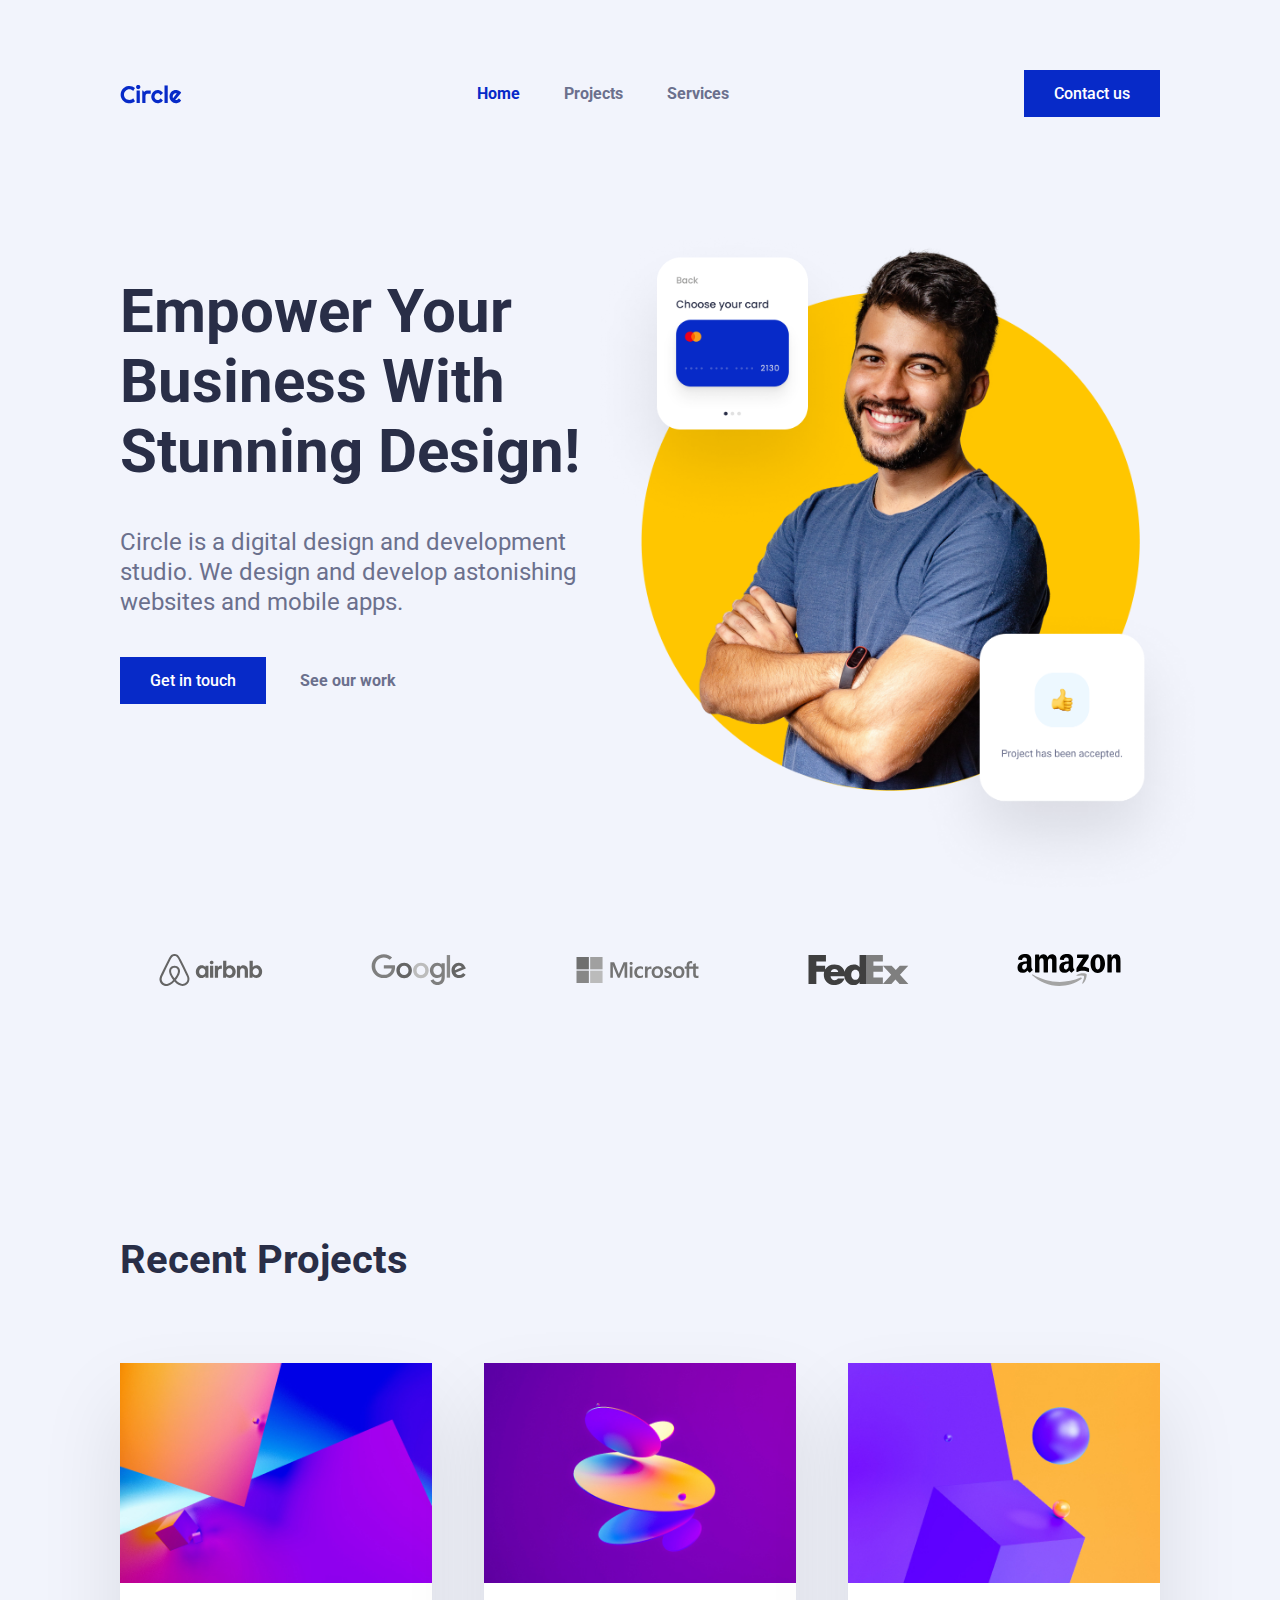
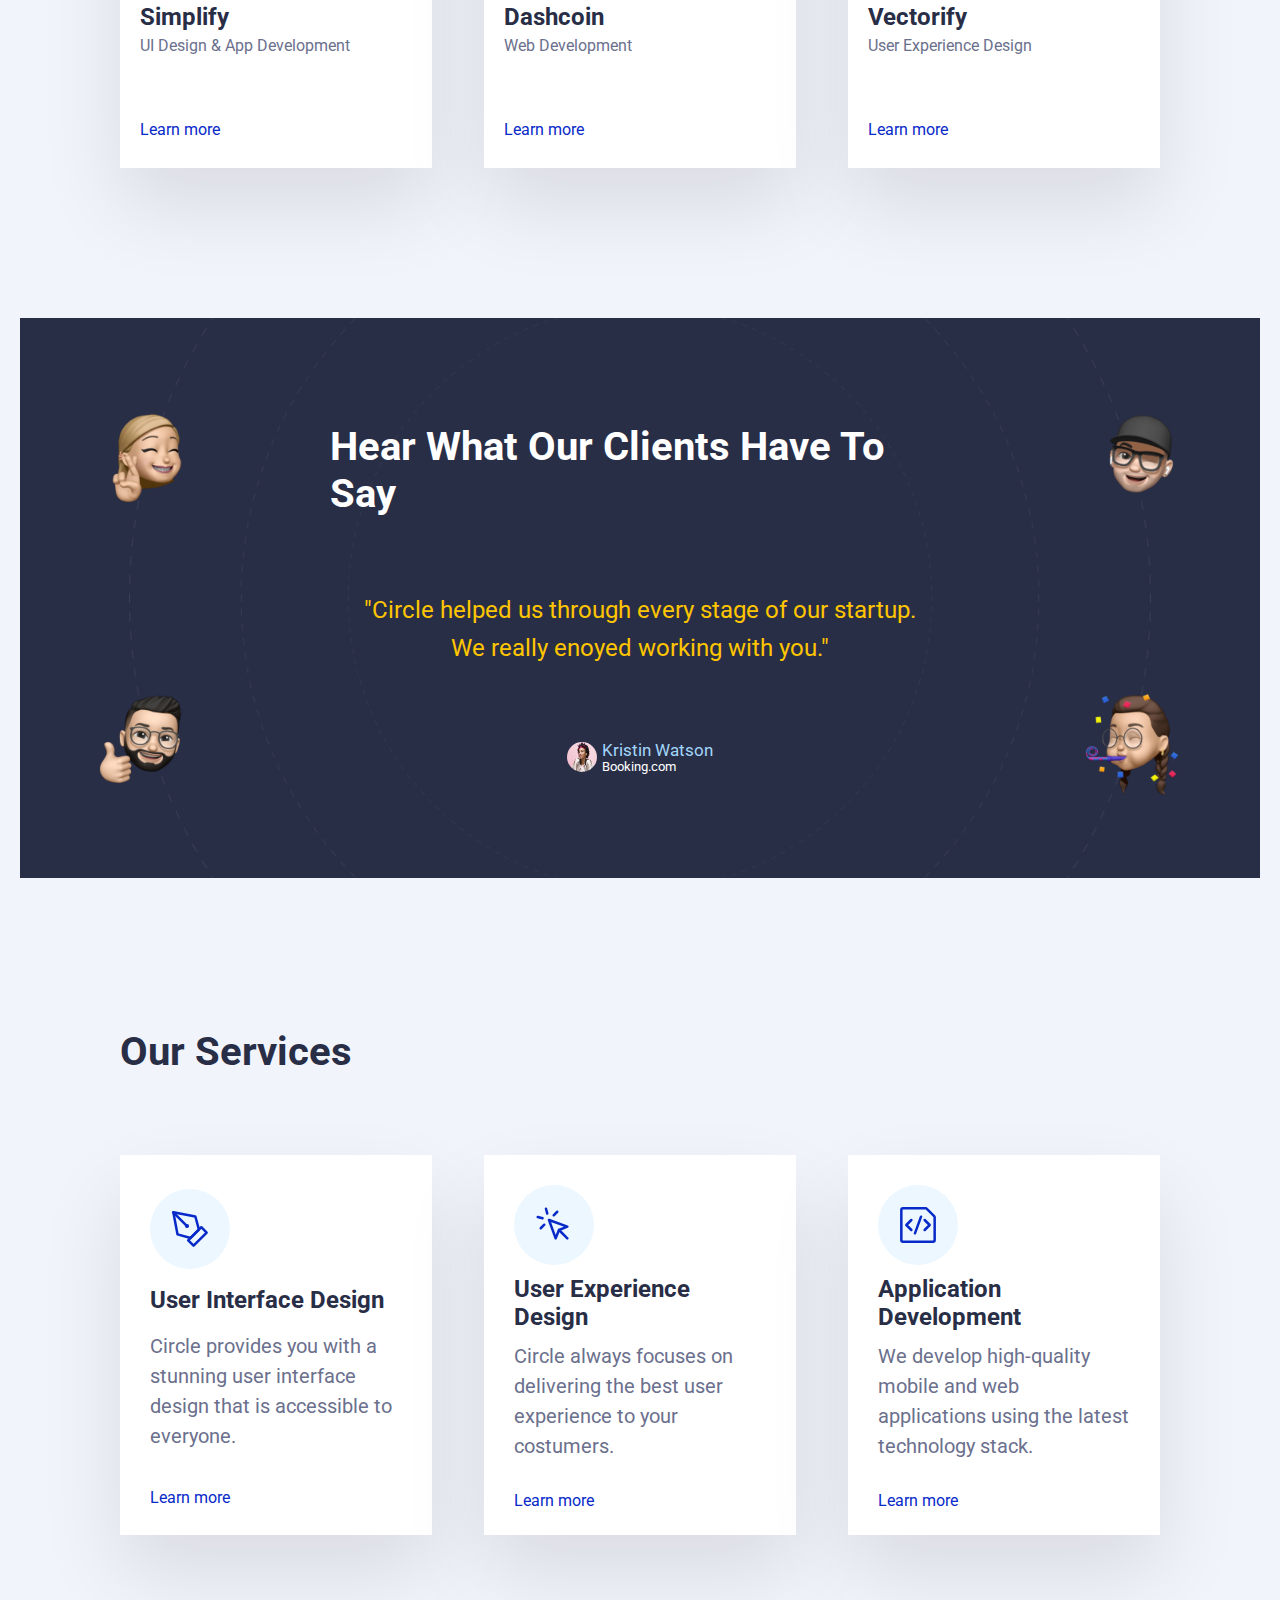
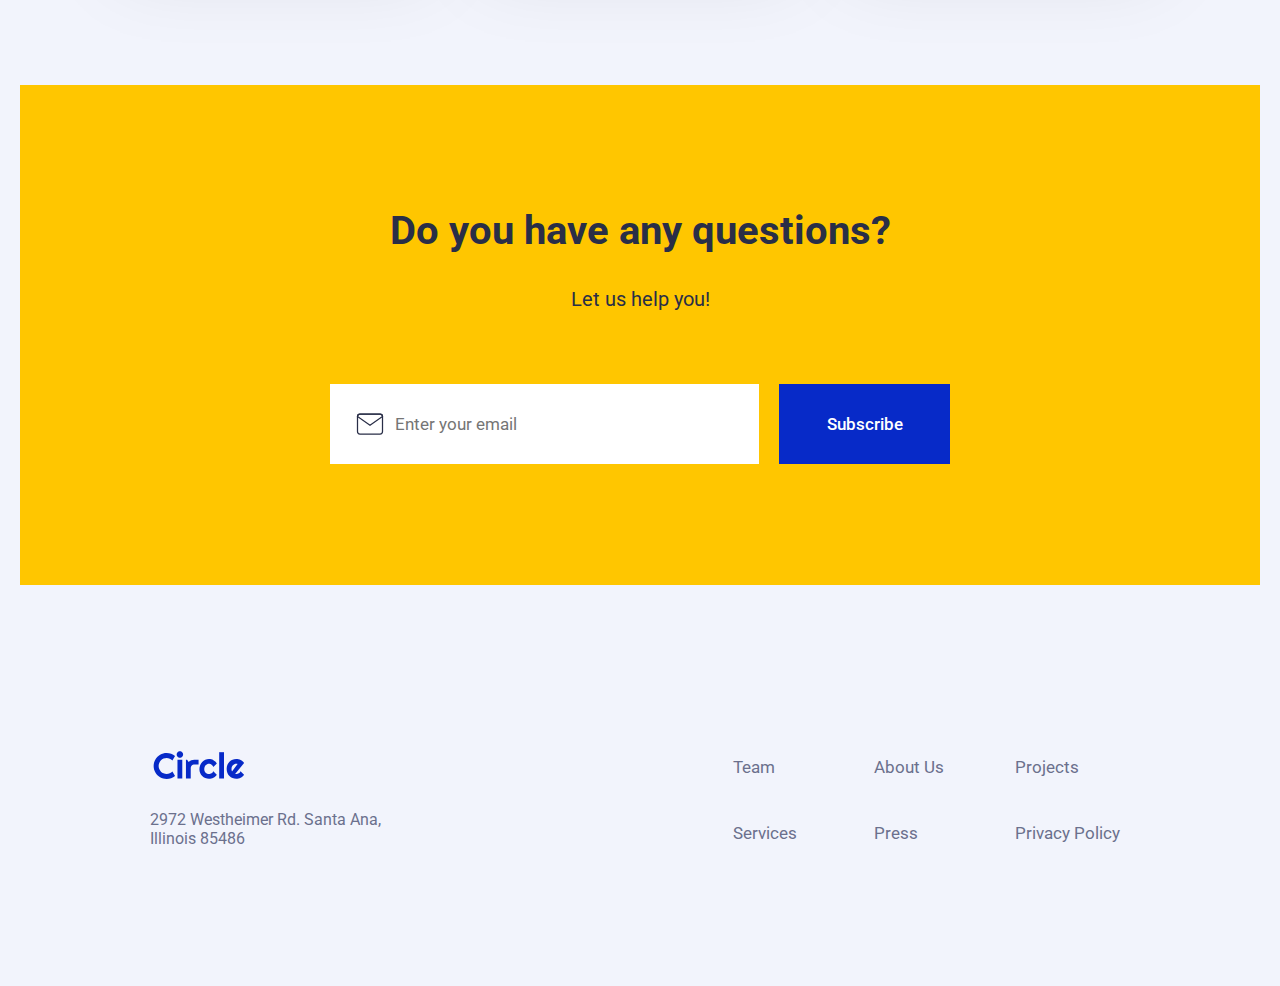
<file: index.html>
<!DOCTYPE html>
<html lang="en">
  <head>
    <meta charset="UTF-8" />
    <meta http-equiv="X-UA-Compatible" content="IE=edge" />
    <meta name="viewport" content="width=device-width, initial-scale=1.0" />
    <title>Midterm project - Home</title>
    <link rel="stylesheet" href="styles.css" />
  </head>

  <body>
    <nav id="navbar">
      <img class="navbar-logo" src="images\logos\circle.svg" alt="circle logo">
      <div class="navbar-links">
        <ul class="navbar-container">
          <li><a id="home-link" href="#">Home</a></li>
          <li><a href="#recent-projects">Projects</a></li>
          <li><a href="#services-section">Services</a></li>
        </ul>
      </div>
      <button onclick="window.location.href='/contact_us_page/contact_us_page.html';" class="btn navbar-btn">Contact us</button>
    </nav>

    <!-- SECTION 1: HERO SECTION-->
    <section id="hero-section">
      <div class="hero-section-text">
        <h1>Empower Your Business With Stunning Design!</h1>
        <p>Circle is a digital design and development studio.
            We design and develop astonishing websites and mobile apps.</p>
        <div class="btn-link-hero-section">
          <button class="btn">Get in touch</button>
          <a href="">See our work</a>
        </div>
      </div>
      <div class="hero-section-img">
        <img class="hero-img" src="images\hero-section\hero-image.png" alt="hero image">
        <img class="hero-card hero-card-top" src="images\hero-section\card-1.png" alt="card 1">
        <img class="hero-card hero-card-bottom" src="images\hero-section\card-2.png" alt="card 2">
      </div>
    </section>

    <!-- SECTION 2: PARTNERS-->
    <section>
      <div class="partners-logos">
        <img src="images\logos\airbnb-logo.svg" alt="airbnb logo">
        <img src="images\logos\google-logo.svg" alt="google logo">
        <img src="images\logos\microsoft-logo.svg" alt="microsoft logo">
        <img src="images\logos\fedex-logo.svg" alt="fedex logo">
        <img src="images\logos\amazon-logo.svg" alt="amazon logo">
      </div>
    </section>

    <!-- SECTION 3: RECENT PROJECTS-->
    <section id="recent-projects">
      <div>
        <h3>Recent Projects</h3>
      </div>
      <div class="recent-projects-container">
        <article class="project-card">
          <img src="images\projects-section\1.jpg" alt="project 1">
          <div>
            <h4>Simplify</h4>
            <p>UI Design & App Development</p>
            <a href="/project_page/project_page.html?title=Simplify">Learn more</a>
          </div>
        </article>
        <article class="project-card">
          <img src="images\projects-section\2.jpg" alt="project 2">
          <div>
            <h4>Dashcoin</h4>
            <p>Web Development</p>
            <a id="middle-web-development-card-link" href="/project_page/project_page.html?title=Dashcoin">Learn more</a>
          </div>
        </article>
        <article class="project-card">
          <img src="images\projects-section\3.jpg" alt="project 3">
          <div>
            <h4>Vectorify</h4>
            <p>User Experience Design</p>
            <a href="/project_page/project_page.html?title=Vectorify">Learn more</a>
          </div>
        </article>
      </div>
    </section>

    <!-- SECTION 4: TESTIMONIAL SECTION-->
    <section id="testimonial-section">
      <div class="testimonial-container">
        <div class="testimonial-container-left">
          <img class="testimonial-img-left" src="images\testimonial-section\memoji-1.png" alt="emoji 1">
          <img class="testimonial-img-left" src="images\testimonial-section\memoji-3.png" alt="emoji 3">
        </div>
        <div class="testimonial-container-center">
          <h3>Hear What Our Clients Have To Say</h3>
          <p>"Circle helped us through every stage of our startup.<br>We really enoyed working with you."</p>
          <div class="testimonial-container-pfp">
            <img class="testimonial-pfp" src="images\testimonial-section\profile.png" alt="pfp">
            <div class="testimonial-container-pfp-text">
              <p>Kristin Watson</p>
              <a href="">Booking.com</a>
            </div>
          </div>
        </div>
        <div class="testimonial-container-right">
          <img class="testimonial-img-right" src="images\testimonial-section\memoji-2.png" alt="emoji 2">
          <img class="testimonial-img-right" src="images\testimonial-section\memoji-4.png" alt="emoji 4">
        </div>
      </div>
    </section>

    <!-- SECTION 5: SERVICES SECTION-->
    <section id="services-section">
      <div class="services-title">
        <h3>Our Services</h3>
      </div>
      <div class="services-container">
        <article class="services-card">
          <div>
            <div class="services-icon-bg">
              <img src="images\services-section\icons\1.svg" alt="icon 1">
            </div>
          </div>
          <h4>User Interface Design</h4>
          <p>Circle provides you with a stunning user interface design that is accessible to everyone.</p>
          <a href="">Learn more</a>
        </article>
        <article class="services-card">
          <div>
            <div class="services-icon-bg">
              <img src="images\services-section\icons\2.svg" alt="icon 2">
            </div>
          </div>
          <h4>User Experience Design</h4>
          <p id="services-middle-p">Circle always focuses on delivering the best user experience to your costumers.</p>
          <a href="">Learn more</a>
        </article>
        <article class="services-card">
          <div>
            <div class="services-icon-bg">
              <img src="images\services-section\icons\3.svg" alt="icon 3">
            </div>
          </div>
          <h4>Application Development</h4>
          <p>We develop high-quality mobile and web applications using the latest technology stack.</p>
          <a href="">Learn more</a>
        </article>
      </div>
    </section>

    <!-- SECTION 6: CTA SECTION-->
    <section>
      <div class="cta-container">
        <h3>Do you have any questions?</h3>
        <p>Let us help you!</p>
        <div class="cta-form-container">
          <form action="get" method="get">
            <input type="email" placeholder="Enter your email">
            <label for="email"></label>
            <button class="btn btn-cta">Subscribe</button>
          </form>
        </div>
      </div>
    </section>

    <!-- SECTION 7: FOOTER-->
    <footer class="footer-container">
      <div class="footer-left">
        <img src="images\logos\circle.svg" alt="circle logo">
        <p>2972 Westheimer Rd. Santa Ana,<br>Illinois 85486</p>
      </div>
      <div class="footer-links">
        <ul class="footer-links-list">
          <li><a href="">Team</a></li>
          <li><a id="footer-services-link" href="#services-section">Services</a></li>
          <li><a href="">About Us</a></li>
          <li><a id="footer-press-link" href="">Press</a></li>
          <li><a href="#recent-projects">Projects</a></li>
          <li><a id="footer-privacy-link" href="">Privacy Policy</a></li>
        </ul>
      </div>
    </footer>

  </body>
</html>
</file>
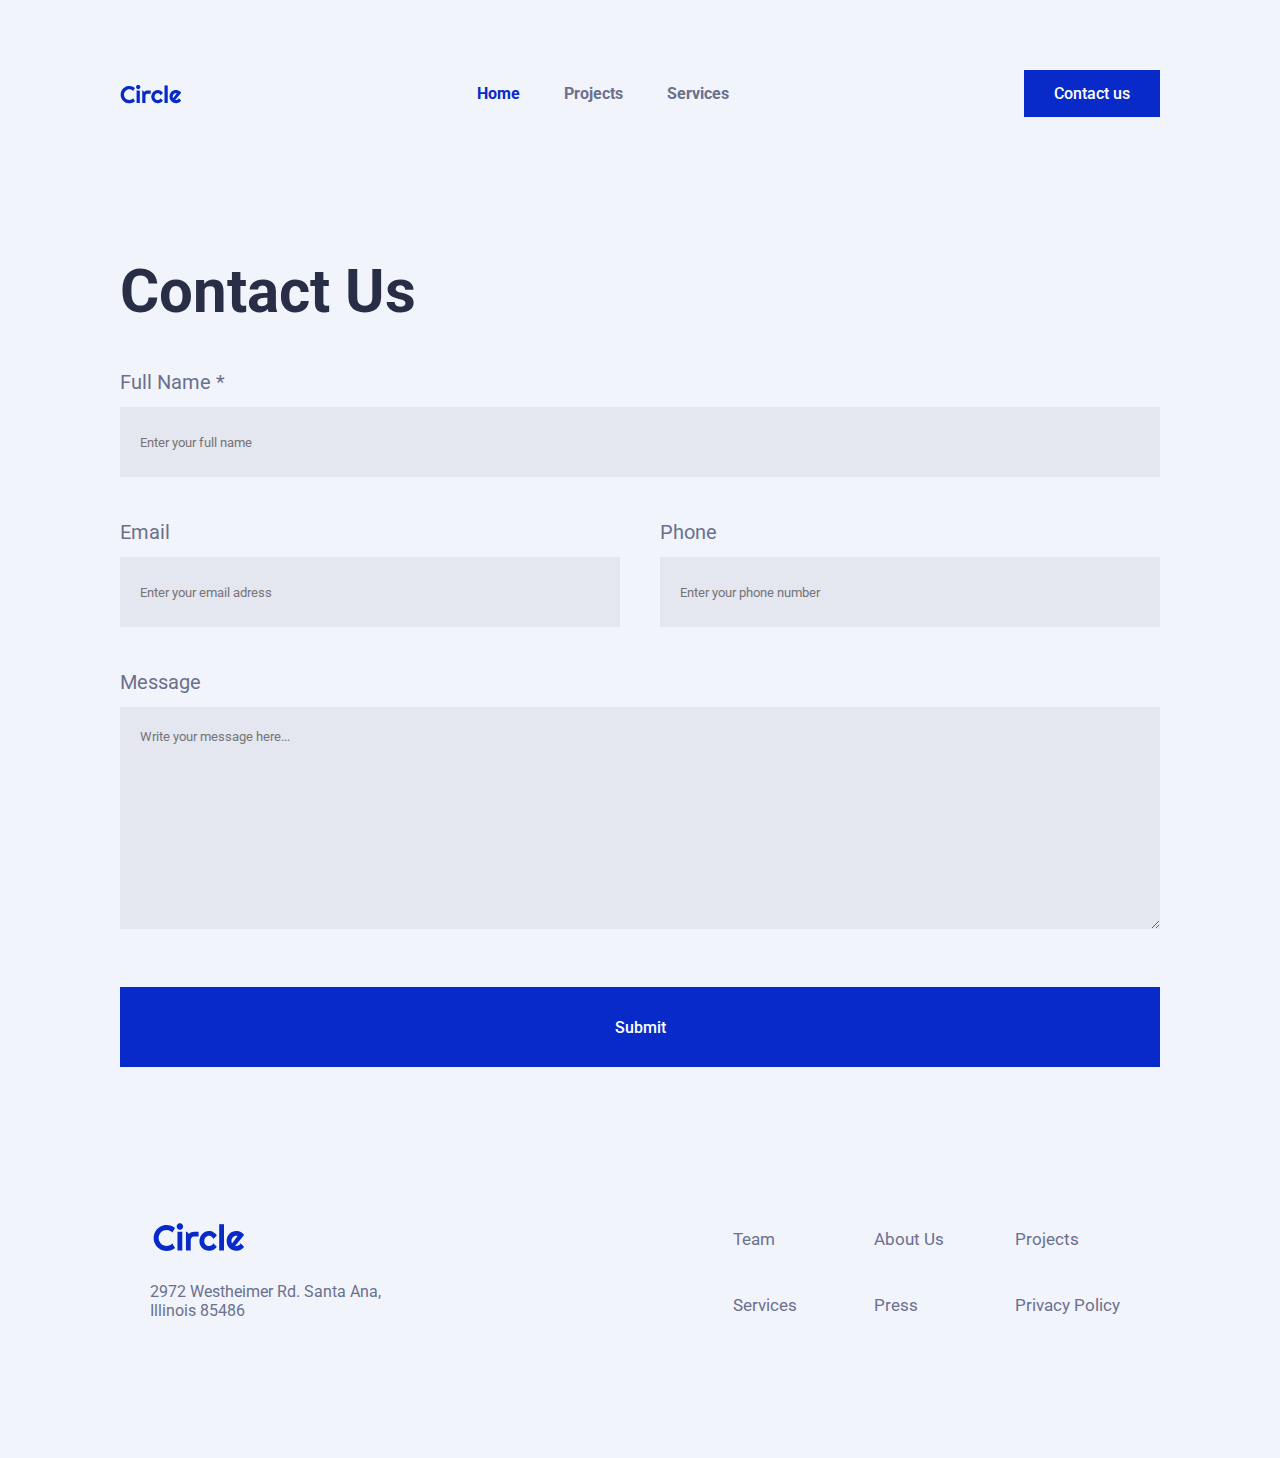
<file: contact_us_page/contact_us_page.html>
<!DOCTYPE html>
<html lang="en">
  <head>
    <meta charset="UTF-8" />
    <meta http-equiv="X-UA-Compatible" content="IE=edge" />
    <meta name="viewport" content="width=device-width, initial-scale=1.0" />
    <title>Midterm project - Contact Us Page</title>
    <link rel="stylesheet" href="../styles.css" />
    <script src="./contact.js"></script>
  </head>

  <body>
    <nav id="navbar">
      <img
        class="navbar-logo"
        src="../images/logos/circle.svg"
        alt="circle logo"
      />
      <div class="navbar-links">
        <ul class="navbar-container">
          <li><a id="home-link" href="../index.html">Home</a></li>
          <li><a href="../index.html#recent-projects">Projects</a></li>
          <li><a href="../index.html#services-section">Services</a></li>
        </ul>
      </div>
      <button onclick="window.location.href='/contact_us_page/contact_us_page.html';" class="btn navbar-btn">Contact us</button>
    </nav>

    <!-- SECTION 10: CONTACT US-->
    <section>
      <div class="contact-us-container">
        <h1>Contact Us</h1>
        <div>
          <form class="form-contact-us">
            <label class="fname" for="name">Full Name *</label>
            <input
              class="fname-input"
              type="text"
              placeholder="Enter your full name"
            />
            <label class="email" for="email">Email</label>
            <input
              class="email-input"
              type="email"
              placeholder="Enter your email adress"
            />
            <label class="phone" for="phone">Phone</label>
            <input
              class="phone-input"
              type="number"
              placeholder="Enter your phone number"
            />
            <label class="message" for="message">Message</label>
            <textarea
              class="message-input"
              name="message"
              placeholder="Write your message here..."
            ></textarea>
            <button type="button" class="btn btn-contact">Submit</button>
          </form>
        </div>
      </div>
    </section>

    <!-- SECTION 7: FOOTER 3-->
    <footer class="footer-container">
      <div class="footer-left">
        <img src="../images/logos/circle.svg" alt="circle logo" />
        <p>2972 Westheimer Rd. Santa Ana,<br />Illinois 85486</p>
      </div>
      <div class="footer-links">
        <ul class="footer-links-list">
          <li><a href="">Team</a></li>
          <li><a href="#services-section">Services</a></li>
          <li><a href="">About Us</a></li>
          <li><a href="">Press</a></li>
          <li><a href="#recent-projects">Projects</a></li>
          <li><a href="">Privacy Policy</a></li>
        </ul>
      </div>
    </footer>
  </body>
</html>
</file>
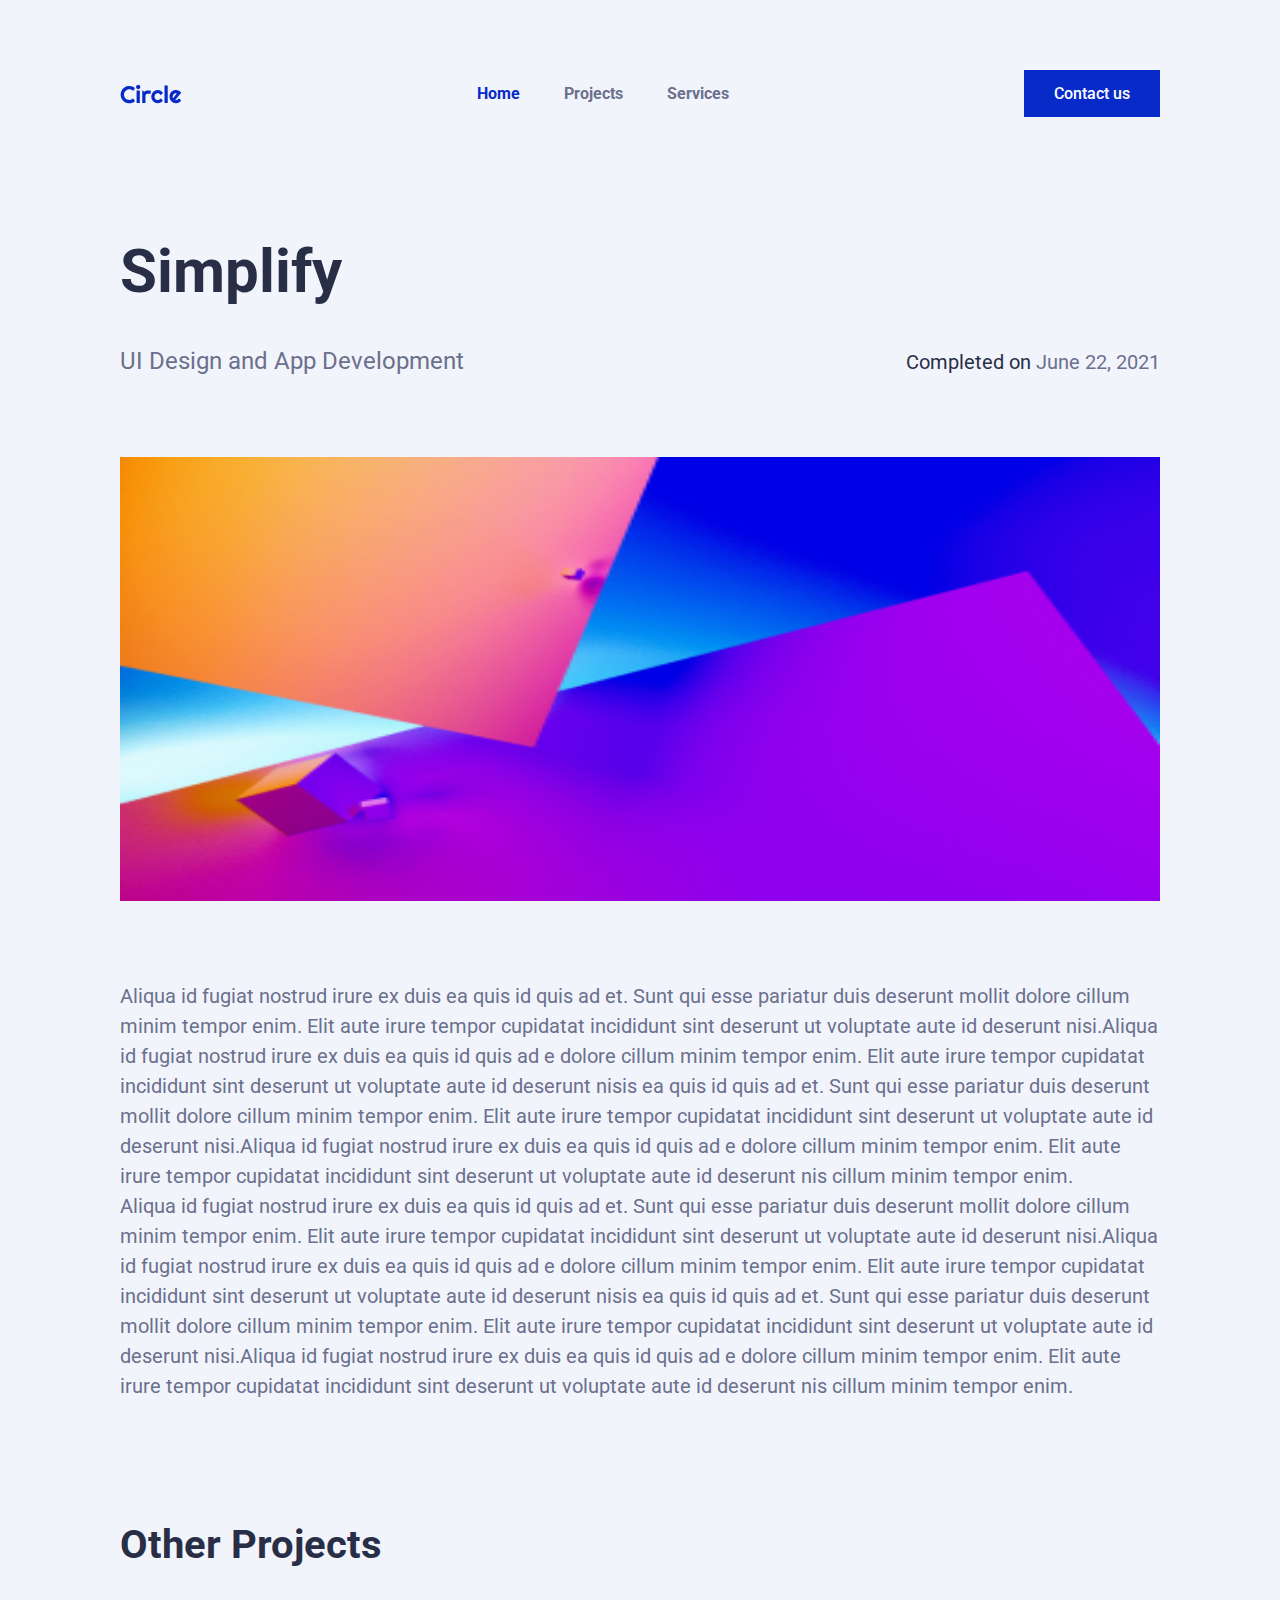
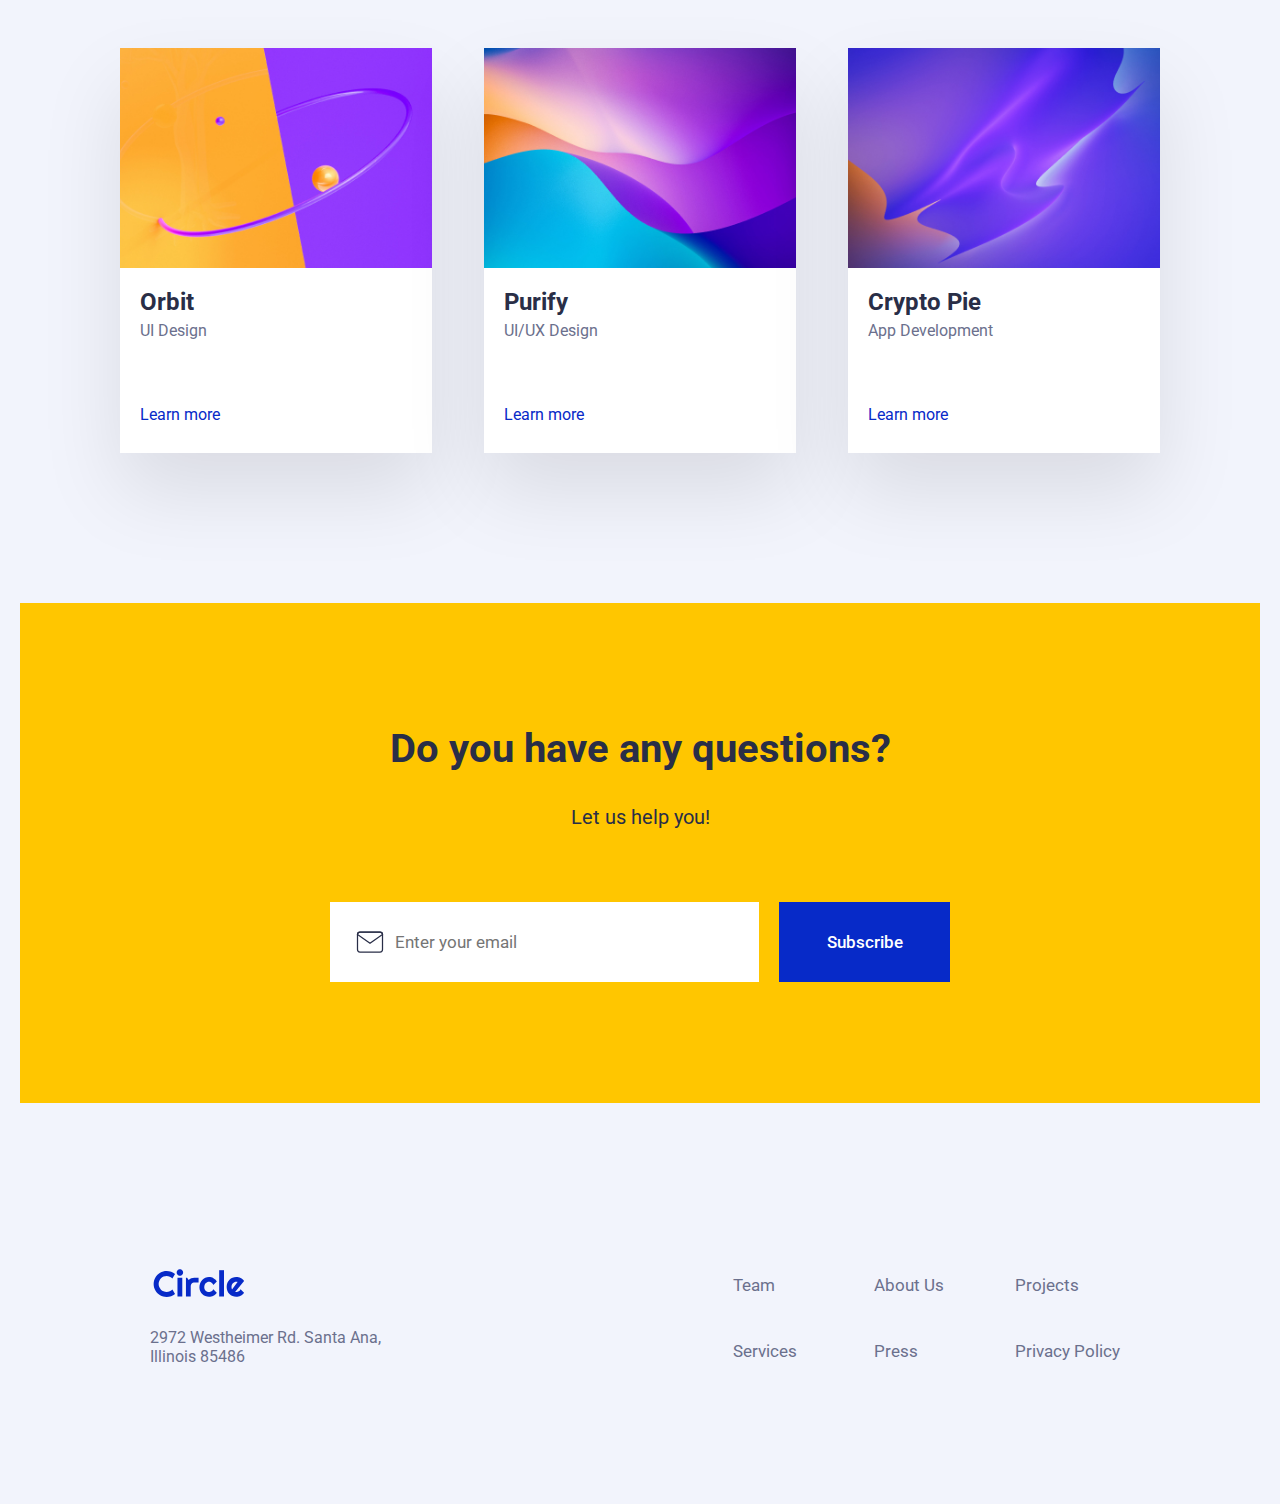
<file: project_page/project_page.html>
<!DOCTYPE html>
<html lang="en">
  <head>
    <meta charset="UTF-8" />
    <meta http-equiv="X-UA-Compatible" content="IE=edge" />
    <meta name="viewport" content="width=device-width, initial-scale=1.0" />
    <title>Midterm project - Project Page</title>
    <link rel="stylesheet" href="../styles.css" />
  </head>

  <body>
    <nav id="navbar">
      <img class="navbar-logo" src="../images/logos/circle.svg" alt="circle logo">
      <div class="navbar-links">
        <ul class="navbar-container">
          <li><a id="home-link" href="../index.html">Home</a></li>
          <li><a href="../index.html#recent-projects">Projects</a></li>
          <li><a href="../index.html#services-section">Services</a></li>
        </ul>
      </div>
      <button onclick="window.location.href='/contact_us_page/contact_us_page.html';" class="btn navbar-btn">Contact us</button>
    </nav>

    <!-- SECTION 8: PROJECT-->
    <section>
      <div class="project-container">
        <h1 class="project-title">Simplify</h1>
        <div class="project-subtitle-container">
          <p class="project-subtitle">UI Design and App Development</p>
          <p class="project-subtitle-completed">Completed on <span>June 22, 2021</span></p>
        </div>
        <div class="project-img-big-container">
          <img class="project-img-big" src="../images/projects-section/1.jpg" alt="project 1 big">
        </div>
        <div class="project-explanation">
          <p class="project-explanation-first-p">
            Aliqua id fugiat nostrud irure ex duis ea quis id quis ad et. Sunt qui esse pariatur duis deserunt mollit dolore cillum minim tempor enim. Elit aute irure tempor cupidatat incididunt sint deserunt ut voluptate aute id deserunt nisi.Aliqua id fugiat nostrud irure ex duis ea quis id quis ad e dolore cillum minim tempor enim. Elit aute irure tempor cupidatat incididunt sint deserunt ut voluptate aute id deserunt nisis ea quis id quis ad et. Sunt qui esse pariatur duis deserunt mollit dolore cillum minim tempor enim. Elit aute irure tempor cupidatat incididunt sint deserunt ut voluptate aute id deserunt nisi.Aliqua id fugiat nostrud irure ex duis ea quis id quis ad e dolore cillum minim tempor enim. Elit aute irure tempor cupidatat incididunt sint deserunt ut voluptate aute id deserunt nis cillum minim tempor enim.
          <br>
            Aliqua id fugiat nostrud irure ex duis ea quis id quis ad et. Sunt qui esse pariatur duis deserunt mollit dolore cillum minim tempor enim. Elit aute irure tempor cupidatat incididunt sint deserunt ut voluptate aute id deserunt nisi.Aliqua id fugiat nostrud irure ex duis ea quis id quis ad e dolore cillum minim tempor enim. Elit aute irure tempor cupidatat incididunt sint deserunt ut voluptate aute id deserunt nisis ea quis id quis ad et. Sunt qui esse pariatur duis deserunt mollit dolore cillum minim tempor enim. Elit aute irure tempor cupidatat incididunt sint deserunt ut voluptate aute id deserunt nisi.Aliqua id fugiat nostrud irure ex duis ea quis id quis ad e dolore cillum minim tempor enim. Elit aute irure tempor cupidatat incididunt sint deserunt ut voluptate aute id deserunt nis cillum minim tempor enim.
          </p>
        </div>
      </div>
    </section>
    
    <!-- SECTION 9: OTHER PROJECTS-->
    <section id="recent-projects">
      <div class="recent-projects-title">
        <h3>Other Projects</h3>
      </div>
      <div class="recent-projects-container">
        <article class="project-card">
          <img src="../images/projects-section/4.jpg" alt="project 4">
          <div>
            <h4>Orbit</h4>
            <p>UI Design</p>
            <a href="">Learn more</a>
          </div>
        </article>
        <article class="project-card">
          <img src="../images/projects-section/5.jpg" alt="project 5">
          <div>
            <h4>Purify</h4>
            <p>UI/UX Design</p>
            <a href="">Learn more</a>
          </div>
        </article>
        <article class="project-card">
          <img src="../images/projects-section/6.jpg" alt="project 6">
          <div>
            <h4>Crypto Pie</h4>
            <p>App Development</p>
            <a href="">Learn more</a>
          </div>
        </article>
      </div>
    </section>

    <!-- SECTION 6: CTA SECTION 2-->
    <section>
      <div class="cta-container">
        <h3>Do you have any questions?</h3>
        <p>Let us help you!</p>
        <div class="cta-form-container">
          <form action="get" method="get">
            <input type="email" placeholder="Enter your email">
            <label for="email"></label>
            <button class="btn btn-cta">Subscribe</button>
          </form>
        </div>
      </div>
    </section>
  
    <!-- SECTION 7: FOOTER 2-->
    <footer class="footer-container">
      <div class="footer-left">
        <img src="../images/logos/circle.svg" alt="circle logo">
        <p>2972 Westheimer Rd. Santa Ana,<br>Illinois 85486</p>
      </div>
      <div class="footer-links">
        <ul class="footer-links-list">
          <li><a href="">Team</a></li>
          <li><a href="#services-section">Services</a></li>
          <li><a href="">About Us</a></li>
          <li><a href="">Press</a></li>
          <li><a href="#recent-projects">Projects</a></li>
          <li><a href="">Privacy Policy</a></li>
        </ul>
      </div>
    </footer>
    <script src="./projects.js"></script>

  </body>
</html>
</file>
<file: styles.css>
@import url('https://fonts.googleapis.com/css2?family=Roboto&display=swap');
* {
    margin: 0;
    padding: 0;
    font-family: "Roboto";
    font-weight: 400;
}
body {
    color: #292E47;
    background-color: #f2f4fc;
}

/* Media query for screens bigger than 769px - LAPTOP */
@media screen and (max-width:2400px) {
h1 {
    font-size: 60px;
    font-weight: bold;
    font-weight: 700;
    line-height: 70px;
}
h2 {
    font-size: 50px;
    font-weight: bold;
}
h3 {
    font-size: 40px;
    font-weight: bold;
}
h4 {
    font-size: 24px;
    font-weight: bold;
}

/* NAVIGATION BAR - LAPTOP */
#navbar {
    width: 100%;
    display: flex;
    align-items: center;
    flex-direction: row;
    justify-content: space-between;
    margin-top: 70px;
}
.navbar-logo {
    margin-left: 120px;
}
.navbar-links {
    width: 50%;
    display: flex;
    justify-content: center;
}
.navbar-links li {
    display: inline-block;
    margin: 0 10px;
    text-align: center;
}
.navbar-links a {
    color: #6B708D;
    text-decoration: none;
    display: block;
    padding: 10px;
    font-weight: bold;
}
#home-link {
    color: #072AC8;
}
.btn {
    background-color: #072AC8;
    color: white;
    border: none;
    text-decoration: none;
    white-space: nowrap;
    padding: 14px 30px;
    font-weight: 500;
    text-align: center;
    font-size: 16px;
}
.navbar-btn {
    margin-right: 120px;
}

/* SECTION 1: HERO SECTION - LAPTOP */
#hero-section {
    margin: 120px;
    display: flex;
    flex-direction: row;
}
#hero-section div {
    width: 70%;
}
.hero-section-text h1 {
    margin-top: 40px;
}
.hero-section-text p {
    color: #6B708D;
    font-size: 24px;
    line-height: 30px;
    margin: 40px 10px 40px 0;
}
.hero-section-text a {
    color: #6B708D;
    text-decoration: none;
    font-weight: bold;
    margin-left: 30px;
}
.hero-section-img {
    position: relative;
}
.hero-img {
    width: 500px;
    position: absolute;
    z-index: 1;
}
.hero-card {
    width: 300px;
    position: absolute;
    z-index: 2;
}
.hero-card-top {
    top: -17px;
    left: -58px;
}
.hero-card-bottom {
    top: 363px;
    left: 272px;
}

/* SECTION 2: PARTNERS - LAPTOP */
.partners-logos {
    margin: 250px 50px;
    display: flex;
    flex-direction: row;
    justify-content: space-evenly;
    filter: grayscale(1);
}

/* SECTION 3: RECENT PROJECTS - LAPTOP */
#recent-projects {
    margin: 120px;
}
.recent-projects-container {
    margin: 80px 0;
    display: flex;
    flex-direction: row;
    justify-content: space-between;
    position: relative;
}
.project-card {
    max-width: 30%;
    display: flex;
    justify-content: space-around;
    flex-direction: column;
    box-shadow: 0px 38.7755px 77.551px rgba(0, 0, 0, 0.1);
}
.project-card img {
    max-width: 100%;
}
.recent-projects-container div {
    background-color: white;
    height: 185px;
}
.recent-projects-container h4 {
    padding: 20px 20px 0px 20px;
}
.recent-projects-container p {
    padding: 5px 20px;
    color:#6B708D
}
.recent-projects-container a {
    padding: 60px 30px 10px 20px;
    position: absolute;
    text-decoration: none;
    color: #072AC8
}

/* SECTION 4: TESTIMONIAL SECTION - LAPTOP */
#testimonial-section {
    margin: 150px 20px;
}
.testimonial-container {
    background-color: #292E47;
    background-image: url("./images/testimonial-section/orbit.png");
    background-repeat: no-repeat;
    background-size: cover;
    background-position: center;
    display: flex;
    flex-direction: row;
    justify-content: space-around;
}
.testimonial-container-left img, .testimonial-container-right img{
    width: 120px;
    display: flex;
    align-items: center;
}
.testimonial-pfp {
    border-radius: 50%;
    height: 30px;
    width: 30px;
    margin-right: 5px;
}
.testimonial-container h3 {
    color: white;
    font-weight: 700;
    line-height: 47px;
}
.testimonial-container-center p {
    color: #FFC600;
    text-align: center;
    font-size: 24px;
    line-height: 160%;
}
.testimonial-container-pfp p {
    font-size: 17px;
    line-height: 100%;
    color: #A2D6F9;
}
.testimonial-container a {
    font-size: 13px;
    line-height: 15px;
    color: white;
    text-decoration: none;
}
.testimonial-container-left {
    padding: 0 20px;
    max-width: 25%;
}
.testimonial-img-left, .testimonial-img-right {
    padding: 80px 0px;
}
.testimonial-container-right {
    padding: 0 20px;
    max-width: 25%;
}
.testimonial-container-center {
    padding: 30px 20px;
    max-width: 50%;
    display: flex;
    flex-direction: column;
    align-items: center;
    justify-content: space-evenly;
}
.testimonial-container-pfp {
    display: flex;
    flex-direction: row;
} 
.testimonial-container-pfp-text {
    display: flex;
    flex-direction: column;
    justify-content: center;
} 

/* SECTION 5: SERVICES SECTION - LAPTOP */
#services-section {
    margin: 120px;
}
.services-container {
    display: flex;
    flex-direction: row;
    justify-content: space-between;
    position: relative;
    align-items: center;
    margin: 80px 0;
}
.services-card {
    display: flex;
    justify-content: space-around;
    flex-direction: column;
    background-color: white;
    max-width: 30%;
    height: 380px;
    box-shadow: 0px 38.7755px 77.551px rgba(0, 0, 0, 0.1);
}
.services-icon-bg {
    border-radius: 50%;
    width: 80px;
    height: 80px;
    background-color: #ECF7FF;
    display: flex;
    justify-content: center;
    align-items: center;
    margin: 25px 0 0 30px;
}
.services-card h4 {
    padding: 0 30px;
    line-height: 28px;
}
.services-card p {
    padding: 0 30px;
    color:#6B708D;
    font-size: 20px;
    line-height: 150%;
}
.services-card a {
    padding: 20px 30px;
    text-decoration: none;
    color: #072AC8
}

/* SECTION 6: CTA SECTION - LAPTOP */
.cta-container {
    background-color: #FFC600;
    display: flex;
    flex-direction: column;
    align-items: center;
    justify-content: center;
    height: 500px;
    margin: 150px 20px;
}
.cta-container h3 {
    color: #292E47;
    font-weight: 700;
    line-height: 47px;
}
.cta-container p {
    color: #292E47;
    font-weight: 400;
    font-size: 20px;
    line-height: 150%;
    margin: 30px 0;
}
.cta-form-container {
    width: 50%;
}
.cta-container form {
    display: flex;
    flex-direction: row;
    margin-top: 40px;
}
.cta-container input {
    width: 100%;
    height: 80px;
    border: 0px;
    background-image: url("./images/newsletter/icon/mail.svg");
    background-repeat: no-repeat;
    background-position: 25px;
    margin-right: 10px;
    padding-left: 65px;
    font-weight: 400;
    font-size: 17px;
    line-height: 150%;
    color: #292E47;
}
.btn-cta {
    height: 80px;
    width: 40%;
    margin-left: 10px;
    font-weight: 500;
    font-size: 17px;
    line-height: 130%;
}

/* SECTION 7: FOOTER - LAPTOP */
.footer-container {
    display: flex;
    flex-direction: row;
    justify-content: space-between;
    margin: 120px 150px;
}
.footer-left {
    max-width: 50%;
    display: flex;
    flex-direction: column;
}
.footer-links {
    max-width: 50%;
    margin-left: 150px;
}
.footer-links-list {
    column-count: 3;
}
.footer-links a {
    color: #6B708D;
    text-decoration: none;
    display: block;
    padding: 20px 10px;
    font-weight: 400;
    font-size: 17px;
    line-height: 150%;
}
.footer-links li {
    list-style-type: none;
}
.footer-left img {
    width: 98.38px;
    height: 30px;
    padding: 15px 0;
}
.footer-left p {
    color: #6B708D;
    padding: 15px 0;
}

/* SECTION 8: PROJECT - LAPTOP */
.project-container {
    margin: 120px;
}
.project-title {
    margin: 40px 0;
    color: #292E47;
    font-weight: 700;
    line-height: 70px;
}
.project-subtitle-container {
    display: flex;
    flex-direction: row;
    justify-content: space-between;
    color: #6B708D;
    font-weight: 500;
    font-size: 24px;
    line-height: 28px;
}
.project-subtitle-completed {
    color: #292E47;
    font-weight: 400;
    font-size: 20px;
    line-height: 150%;
}
.project-subtitle-completed span {
    color: #6B708D;
}
.project-img-big-container {
    display: flex;
    justify-content: center;
    align-items: center;
}
.project-img-big {
    margin: 80px 0;
    width: 1100px;
    height: 444px;
}
.project-explanation {
    color: #6B708D;
    font-weight: 400;
    font-size: 20px;
    line-height: 150%;
}
.project-explanation-second-p {
    margin: 40px 0 70px 0;
}

/* SECTION 10: CONTACT US - LAPTOP */
.contact-us-container {
    margin: 140px 120px;
}
.form-contact-us {
    display: grid;
    grid-template-columns: repeat(4, 1fr);
    grid-template-rows: repeat(5, 0.4fr) 2fr 1fr;
    grid-column-gap: 40px;
    grid-row-gap: 0px;
}
    
.fname { grid-area: 1 / 1 / 2 / 2; }
.fname-input { grid-area: 2 / 1 / 3 / 5; }
.email { grid-area: 3 / 1 / 4 / 2; }
.email-input { grid-area: 4 / 1 / 5 / 3; }
.phone { grid-area: 3 / 3 / 4 / 4; }
.phone-input { grid-area: 4 / 3 / 5 / 5; }
.message { grid-area: 5 / 1 / 6 / 2; }
.message-input { grid-area: 6 / 1 / 7 / 5; }
.btn-contact { grid-area: 7 / 1 / 8 / 5; }

.form-contact-us label {
    margin: 40px 0 10px 0;
    font-weight: 400;
    font-size: 20px;
    line-height: 150%;
    height: 30px;
    color: #6B708D;
}
.form-contact-us input {
    background: rgba(107, 112, 141, 0.1);
    border: none;
    height: 70px;
    padding-left: 20px;
}
.form-contact-us textarea {
    background: rgba(107, 112, 141, 0.1);
    border: none;
    height: 200px;
    padding: 22px 0 0 20px;
}
.btn-contact {
    margin-top: 40px;
    height: 80px;
}
}

/* Media query for screens smaller than 481px - MOBILE*/
@media screen and (max-width: 480px) {
    h1 {
        font-size: 40px;
        font-weight: bold;
        font-weight: 700;
        line-height: 50px;
    }
    h2 {
        font-size: 30px;
        font-weight: bold;
    }
    h3 {
        font-size: 25px;
        font-weight: bold;
    }
    h4 {
        font-size: 12px;
        font-weight: bold;
    }

/* NAVIGATION BAR - MOBILE */
#navbar {
    display: grid;
    place-items: center;
    grid-template-columns: repeat(2, 1fr);
    grid-template-rows: repeat(2, 1fr);
    width: 100%;
    margin-top: 30px;
}
.navbar-logo { grid-area: 1 / 1 / 2 / 2; }
.navbar-links { grid-area: 2 / 1 / 3 / 3; }
.navbar-class { grid-area: 1 / 2 / 2 / 3; }

.navbar-logo {
    margin: 0;
}
.navbar-links {
    width: 100%;
}
.navbar-container {
    width: 100%;
    display: flex;
    justify-content: space-evenly;
}
.navbar-btn {
    margin-right: 0;
    background-color: #072AC8;
    color: white;
    border: none;
    white-space: nowrap;
    padding: 15px;
    width: 50%;
}
/* SECTION 1: HERO SECTION - MOBILE */
#hero-section {
    margin: auto;
    display: flex;
    flex-direction: column;
    align-items: center;
    justify-content: center;
}
#hero-section div {
    width: 100%;
}
.hero-section-text {
    width: 100%;
    display: flex;
    justify-content: center;
    align-items: center;
    flex-direction: column;
}
.btn-link-hero-section {
    display: flex;
    align-items: center;
    justify-content: center;
    margin-bottom: 10px;
}
.hero-section-img {
    height: 75vw;
    position: relative;
    left: calc(50% - 150px)
}
.hero-section-text h1 {
    margin: 40px 20px 0 20px;
    text-align: center;
}
.hero-section-text p {
    color: #6B708D;
    font-size: 14px;
    line-height: 20px;
    margin: 20px 20px 30px 20px;
    text-align: center;
}
.hero-section-text a {
    color: #6B708D;
    text-decoration: none;
    font-weight: bold;
    margin-left: 30px;
}
.hero-img {
    max-width: 300px;
    position: absolute;
    z-index: 1;
}
.hero-card {
    max-width: 150px;
    position: absolute;
    z-index: 2;
}
.hero-card-top {
    top: calc(10% - 30px);
    left: calc(25% - 150px);
}
.hero-card-bottom {
    top: calc(69% - 30px);
    left: calc(69% - 150px);
}

/* SECTION 2: PARTNERS - MOBILE */
.partners-logos {
    margin: 100px 50px 130px 50px;
    display: flex;
    flex-direction: row;
    justify-content: space-between;
    filter: grayscale(1);
}
.partners-logos img {
    width: 17%;
}

/* SECTION 3: RECENT PROJECTS - MOBILE */
#recent-projects {
    margin: 50px;
}
.recent-projects-container {
    margin: 60px 0;
    display: flex;
    flex-direction: row;
    justify-content: space-between;
    position: relative;
}
.project-card {
    max-width: 31%;
    display: flex;
    justify-content: space-around;
    flex-direction: column;
    box-shadow: 0px 38.7755px 77.551px rgba(0, 0, 0, 0.1);
}
.project-card img {
    max-width: 100%;
}
.recent-projects-container div {
    background-color: white;
    height: 100px;
}
.recent-projects-container h4 {
    padding: 10px 10px 0px 10px;
}
.recent-projects-container p {
    font-size: 10px;
    padding: 8px 10px;
    color:#6B708D
}
.recent-projects-container a {
    font-size: 10px;
    padding: 10px 10px 10px 10px;
    position: absolute;
    text-decoration: none;
    color: #072AC8
}
#middle-web-development-card-link {
    padding: 23px 10px 10px 10px;
}

/* SECTION 4: TESTIMONIAL SECTION - MOBILE */
#testimonial-section {
    margin: 50px 0px;
}
.testimonial-container {
    background-color: #292E47;
    background-image: url("./images/testimonial-section/orbit.png");
    background-repeat: no-repeat;
    background-size: cover;
    background-position: center;
    display: flex;
    flex-direction: row;
    justify-content: space-around;
    text-align: center;
}
.testimonial-container-left img, .testimonial-container-right img{
    width: 50px;
    display: flex;
    align-items: center;
}
.testimonial-pfp {
    border-radius: 50%;
    height: 30px;
    width: 30px;
    margin-right: 5px;
}
.testimonial-container h3 {
    font-weight: 700;
    line-height: 45px;
}
.testimonial-container-center p {
    font-size: 17px;
    line-height: 140%;
}
.testimonial-container-pfp p {
    font-size: 14px;
    line-height: 100%;
    color: #A2D6F9;
}
.testimonial-container a {
    font-size: 10px;
    line-height: 15px;
    color: white;
    text-decoration: none;
}
.testimonial-container-left {
    padding: 0 20px;
    max-width: 25%;
}
.testimonial-img-left, .testimonial-img-right {
    padding: 80px 0px;
}
.testimonial-container-right {
    padding: 0 20px;
    max-width: 25%;
}
.testimonial-container-center {
    padding: 20px 10px;
    max-width: 60%;
    display: flex;
    flex-direction: column;
    align-items: center;
    justify-content: space-evenly;
}
.testimonial-container-pfp {
    display: flex;
    flex-direction: row;
} 
.testimonial-container-pfp-text {
    display: flex;
    flex-direction: column;
    justify-content: center;
} 

/* SECTION 5: SERVICES SECTION - MOBILE */
#services-section {
    margin: 50px;
}
.services-container {
    display: flex;
    flex-direction: row;
    justify-content: space-between;
    position: relative;
    align-items: center;
    margin: 80px 0;
}
.services-card {
    display: flex;
    justify-content: space-between;
    flex-direction: column;
    background-color: white;
    max-width: 31%;
    height: 250px;
    box-shadow: 0px 38.7755px 77.551px rgba(0, 0, 0, 0.1);
}
.services-icon-bg {
    border-radius: 50%;
    width: 55px;
    height: 55px;
    background-color: #ECF7FF;
    display: flex;
    justify-content: center;
    align-items: center;
    margin: 5px 0 0 5px;
}
.services-card h4 {
    line-height: 15px;
    padding: 10px 10px 0px 10px;
}
.services-card p {
    padding: 8px 10px;
    color:#6B708D;
    font-size: 10px;
    line-height: 150%;
}
.services-card a {
    font-size: 10px;;
    padding: 10px;
    text-decoration: none;
    color: #072AC8
}

/* SECTION 6: CTA SECTION - MOBILE */
.cta-container {
    background-color: #FFC600;
    display: flex;
    flex-direction: column;
    align-items: center;
    justify-content: center;
    height: 420px;
    margin: 0px 0px;
}
.cta-container h3 {
    text-align: center;
    color: #292E47;
    font-weight: 700;
    line-height: 47px;
}
.cta-container p {
    color: #292E47;
    font-weight: 400;
    font-size: 17px;
    line-height: 140%;
    margin: 30px 0;
}
.cta-form-container {
    width: 80%;
}
.cta-container form {
    display: flex;
    flex-direction: row;
    justify-content: space-around;
    margin-top: 40px;
}
.cta-container input {
    width: 60%;
    height: 50px;
    border: 0px;
    background-image: url("./images/newsletter/icon/mail.svg");
    background-repeat: no-repeat;
    background-position: 20px;
    margin-right: 10px;
    padding-left: 65px;
    font-weight: 400;
    font-size: 14px;
    line-height: 150%;
    color: #292E47;
}
.btn-cta {
    height: 50px;
    width: 40%;
    margin-left: 10px;
    font-weight: 500;
    font-size: 14px;
    line-height: 130%;
    padding: 0;
    text-align: center;
}

/* SECTION 7: FOOTER - MOBILE */
.footer-container {
    display: flex;
    flex-direction: row;
    justify-content: space-between;
    margin: 100px 50px;
}
.footer-left {
    max-width: 50%;
    display: flex;
    flex-direction: column;
}
.footer-links {
    max-width: 50%;
    margin-left: 60px;
}
.footer-links-list {
    column-count: 2;
    display: flex;
    justify-content: space-between;
    align-content: space-between;
    flex-wrap: wrap;
    align-items: flex-start;
}
.footer-links a {
    color: #6B708D;
    text-decoration: none;
    display: block;
    padding: 0px 0px 35px 16px;
    font-weight: 400;
    font-size: 14px;
    line-height: 150%;
}
.footer-links li {
    list-style-type: none;
}
.footer-left img {
    width: 98.38px;
    height: 30px;
    padding: 15px 0;
}
.footer-left p {
    color: #6B708D;
    padding: 15px 0;
    font-size: 14px;
}

/* SECTION 8: PROJECT - MOBILE */
.project-container {
    margin: 0px;
}
.project-title {
    margin: 40px 50px;
    color: #292E47;
    font-weight: 700;
    line-height: 70px;
}
.project-subtitle-container {
    display: flex;
    flex-direction: row;
    justify-content: space-between;
    align-items: center;
    color: #6B708D;
    font-weight: 500;
    font-size: 14px;
    line-height: 28px;
    margin-left: 50px;
}
.project-subtitle-completed {
    color: #292E47;
    font-weight: 400;
    font-size: 10px;
    line-height: 150%;
    margin-right: 50px;
}
.project-subtitle-completed span {
    color: #6B708D;
}
.project-img-big-container {
    display: flex;
    justify-content: center;
    align-items: center;
}
.project-img-big {
    margin: 40px 0;
    width: 100%;
    height: auto;
}
.project-explanation {
    margin: 0 50px;
    color: #6B708D;
    font-weight: 400;
    font-size: 20px;
    line-height: 150%;
}
.project-explanation-second-p {
    margin: 30px 0 50px 0;
}

/* SECTION 10: CONTACT US - MOBILE */
.contact-us-container {
    margin: 40px 50px;
}
.form-contact-us {
    display: grid;
    grid-template-columns: 1fr;
    grid-template-rows: repeat(9, 1fr);
    grid-column-gap: 0px;
    grid-row-gap: 0px;
    height: 600px;
}
.fname { grid-area: 1 / 1 / 2 / 2; }
.fname-input { grid-area: 2 / 1 / 3 / 2; }
.email { grid-area: 3 / 1 / 4 / 2; }
.email-input { grid-area: 4 / 1 / 5 / 2; }
.phone { grid-area: 5 / 1 / 6 / 2; }
.phone-input { grid-area: 6 / 1 / 7 / 2; }
.message { grid-area: 7 / 1 / 8 / 2; }
.message-input { grid-area: 8 / 1 / 9 / 2; }
.btn-contact { grid-area: 9 / 1 / 10 / 2; }

.form-contact-us label {
    margin: 30px 0 -5px 0;
    font-weight: 400;
    font-size: 14px;
    line-height: 150%;
    height: 30px;
    color: #6B708D;
}
.form-contact-us input {
    background: rgba(107, 112, 141, 0.1);
    border: none;
    height: 50px;
    padding-left: 12px;
}
.form-contact-us textarea {
    background: rgba(107, 112, 141, 0.1);
    border: none;
    height: 150px;
    padding: 12px 0 0 12px;
}
.btn-contact {
    margin-top: 35px;
    height: 70px;
    font-size: 16px
}
}

/* Media query for screens between 481px and 768px - TABLET */
@media (max-width:768px) and (min-width:481px) {
    h1 {
        font-size: 40px;
        font-weight: bold;
        font-weight: 700;
        line-height: 50px;
    }
    h2 {
        font-size: 32px;
        font-weight: bold;
    }
    h3 {
        font-size: 28px;
        font-weight: bold;
    }
    h4 {
        font-size: 12px;
        font-weight: bold;
    }

/* NAVIGATION BAR - TABLET */
#navbar {
    display: grid;
    place-items: center;
    grid-template-columns: repeat(2, 1fr);
    grid-template-rows: repeat(2, 1fr);
    width: 100%;
    margin-top: 30px;
}
.navbar-logo { grid-area: 1 / 1 / 2 / 2; }
.navbar-links { grid-area: 2 / 1 / 3 / 3; }
.navbar-class { grid-area: 1 / 2 / 2 / 3; }

.navbar-logo {
    margin: 0;
}
.navbar-links {
    width: 100%;
}
.navbar-container {
    width: 100%;
    display: flex;
    justify-content: space-evenly;
}
.navbar-btn {
    margin: 0;
    background-color: #072AC8;
    color: white;
    border: none;
    white-space: nowrap;
    padding: 15px;
    width: 50%;
}
/* SECTION 1: HERO SECTION - TABLET */
#hero-section {
    margin: auto;
    display: flex;
    flex-direction: column;
    align-items: center;
    justify-content: center;
}
#hero-section div {
    width: 100%;
}
.hero-section-text {
    width: 100%;
    display: flex;
    justify-content: center;
    align-items: center;
    flex-direction: column;
}
.btn-link-hero-section {
    display: flex;
    align-items: center;
    justify-content: center;
    margin-bottom: 10px;
}
.hero-section-img {
    height: 75vw;
    position: relative;
    left: calc(50% - 150px)
}
.hero-section-text h1 {
    margin: 40px 40px 0 40px;
    text-align: center;
}
.hero-section-text p {
    color: #6B708D;
    font-size: 14px;
    line-height: 20px;
    margin: 20px 40px 30px 40px;
    text-align: center;
}
.hero-section-text a {
    color: #6B708D;
    text-decoration: none;
    font-weight: bold;
    margin-left: 30px;
}
.hero-img {
    max-width: 60%;
    position: absolute;
    z-index: 1;
}
.hero-card {
    max-width: 30%;
    position: relative;
    z-index: 2;
}
.hero-card-top {
    top: calc(10% - 44px);
    left: calc(25% - 210px);
}
.hero-card-bottom {
    top: calc(75% - 100px);
    left: calc(28% - 150px);
}

/* SECTION 3: RECENT PROJECTS - TABLET */
#recent-projects {
    margin: 50px;
}
.recent-projects-container {
    margin: 80px 0;
    display: flex;
    flex-direction: row;
    justify-content: space-between;
    position: relative;
}
.project-card {
    max-width: 31%;
    display: flex;
    justify-content: space-around;
    flex-direction: column;
    box-shadow: 0px 38.7755px 77.551px rgba(0, 0, 0, 0.1);
}
.project-card img {
    max-width: 100%;
}
.recent-projects-container div {
    background-color: white;
    height: 100px;
}
.recent-projects-container h4 {
    padding: 10px 15px 0px 15px;
}
.recent-projects-container p {
    font-size: 10px;
    padding: 8px 15px;
    color:#6B708D
}
.recent-projects-container a {
    font-size: 10px;
    padding: 23px 15px 15px 15px;
    position: absolute;
    text-decoration: none;
    color: #072AC8
}

/* SECTION 5: SERVICES SECTION - TABLET */
#services-section {
    margin: 50px;
}
.services-container {
    display: flex;
    flex-direction: row;
    justify-content: space-between;
    position: relative;
    align-items: center;
    margin: 80px 0;
}
.services-card {
    display: flex;
    justify-content: space-between;
    flex-direction: column;
    background-color: white;
    max-width: 31%;
    height: 250px;
    box-shadow: 0px 38.7755px 77.551px rgba(0, 0, 0, 0.1);
}
.services-icon-bg {
    border-radius: 50%;
    width: 65px;
    height: 65px;
    background-color: #ECF7FF;
    display: flex;
    justify-content: center;
    align-items: center;
    margin: 12px 0 0 12px;
}
.services-card h4 {
    line-height: 15px;
    padding: 10px 15px 0px 15px;
}
.services-card p {
    padding: 8px 15px;
    color:#6B708D;
    font-size: 10px;
    line-height: 150%;
}
.services-card a {
    font-size: 10px;
    padding: 15px;
    text-decoration: none;
    color: #072AC8
}

/* SECTION 7: FOOTER - TABLET */
.footer-container {
    display: flex;
    flex-direction: row;
    align-items: center;
    justify-content: space-between;
    margin: 100px 50px;
}
.footer-left {
    max-width: 50%;
    display: flex;
    flex-direction: column;
}
.footer-links {
    max-width: 50%;
    margin-left: 60px;
}
.footer-links-list {
    column-count: 2;
    display: flex;
    justify-content: space-between;
    align-content: space-between;
    flex-wrap: wrap;
    align-items: flex-start;
}
.footer-links a {
    color: #6B708D;
    text-decoration: none;
    display: block;
    padding: 15px 16px 15px 16px;
    font-weight: 400;
    font-size: 14px;
    line-height: 150%;
}
.footer-links li {
    list-style-type: none;
}
.footer-left img {
    width: 98.38px;
    height: 30px;
    padding: 15px 0;
}
.footer-left p {
    color: #6B708D;
    padding: 15px 0;
    font-size: 14px;
}

/* SECTION 8: PROJECT - TABLET */
.project-container {
    margin: 0px;
}
.project-title {
    margin: 40px 50px;
    color: #292E47;
    font-weight: 700;
    line-height: 70px;
}
.project-subtitle-container {
    display: flex;
    flex-direction: row;
    justify-content: space-between;
    align-items: center;
    color: #6B708D;
    font-weight: 500;
    font-size: 16px;
    line-height: 28px;
    margin-left: 50px;
}
.project-subtitle-completed {
    color: #292E47;
    font-weight: 400;
    font-size: 12px;
    line-height: 150%;
    margin-right: 50px;
}
.project-subtitle-completed span {
    color: #6B708D;
}
.project-img-big-container {
    display: flex;
    justify-content: center;
    align-items: center;
}
.project-img-big {
    margin: 40px 0;
    width: 100%;
    height: auto;
}
.project-explanation {
    margin: 0 50px;
    color: #6B708D;
    font-weight: 400;
    font-size: 20px;
    line-height: 150%;
}
.project-explanation-second-p {
    margin: 30px 0 50px 0;
}
}
</file>
